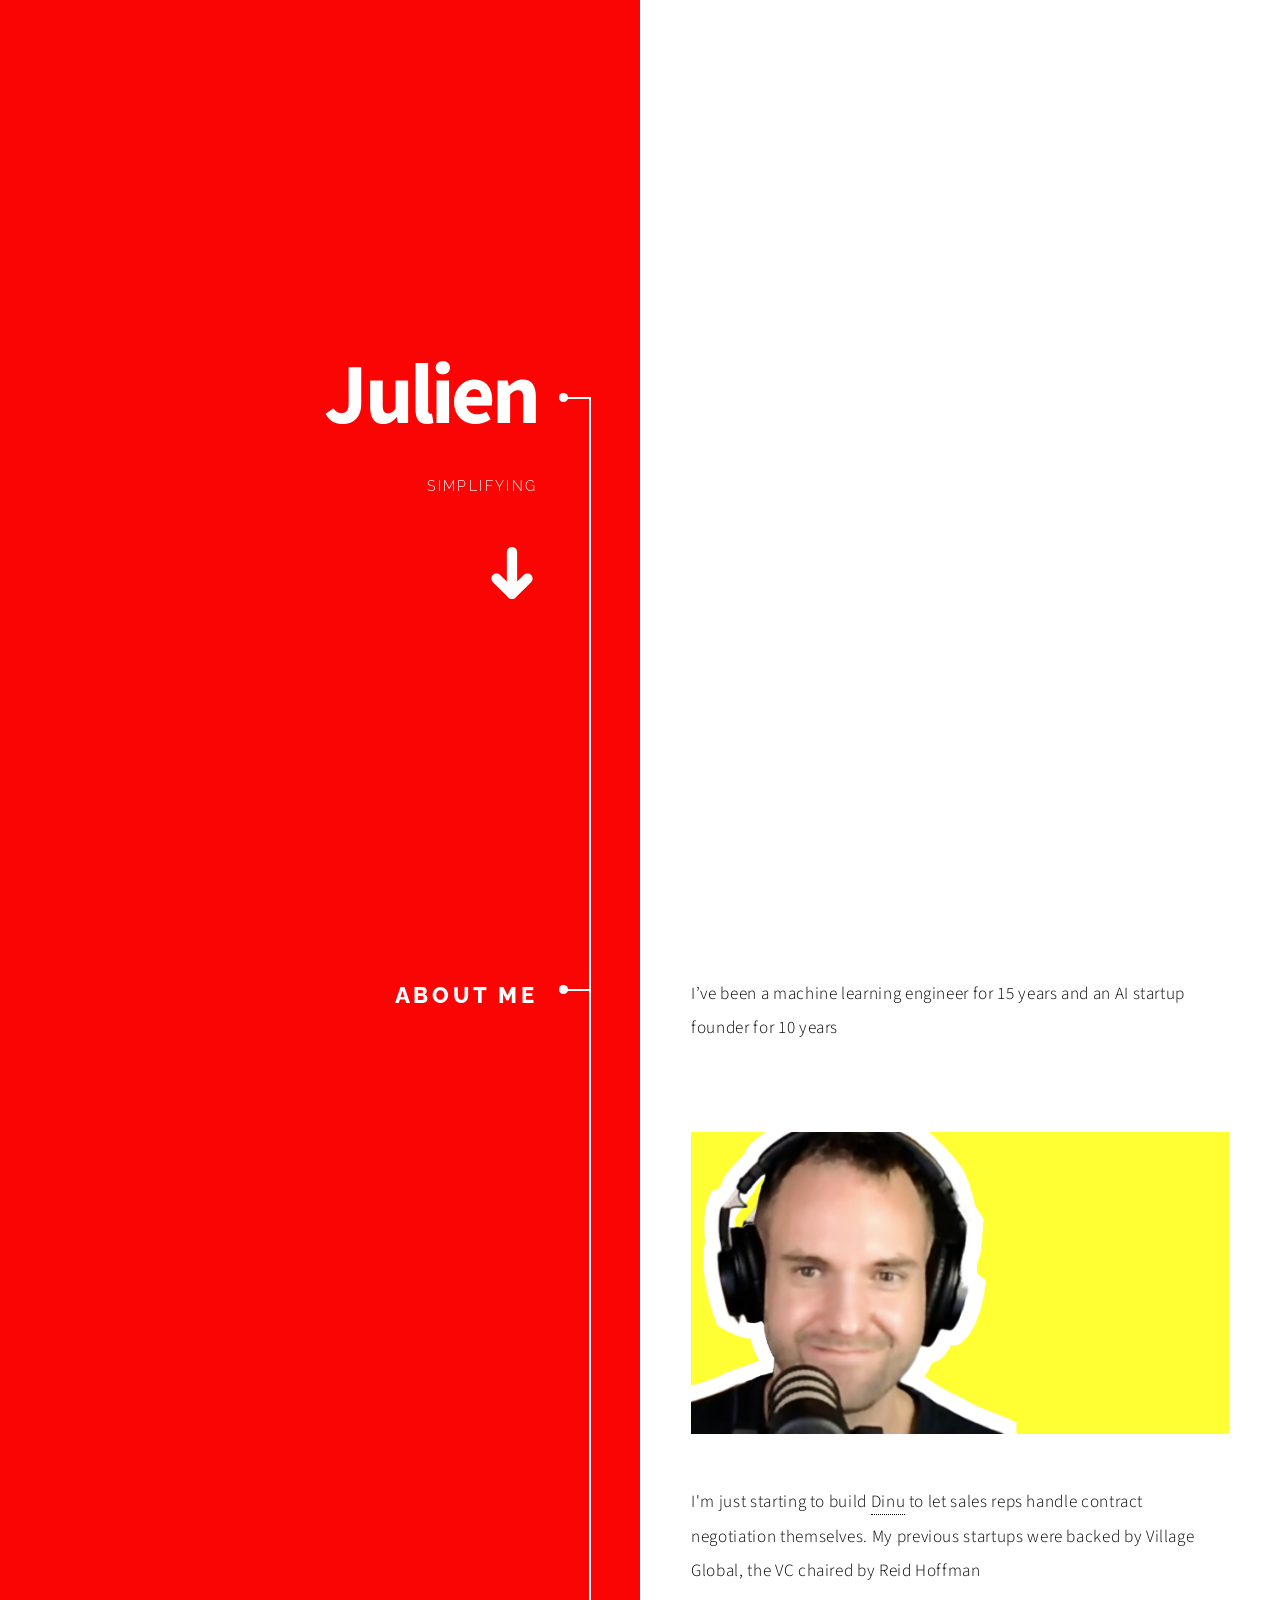
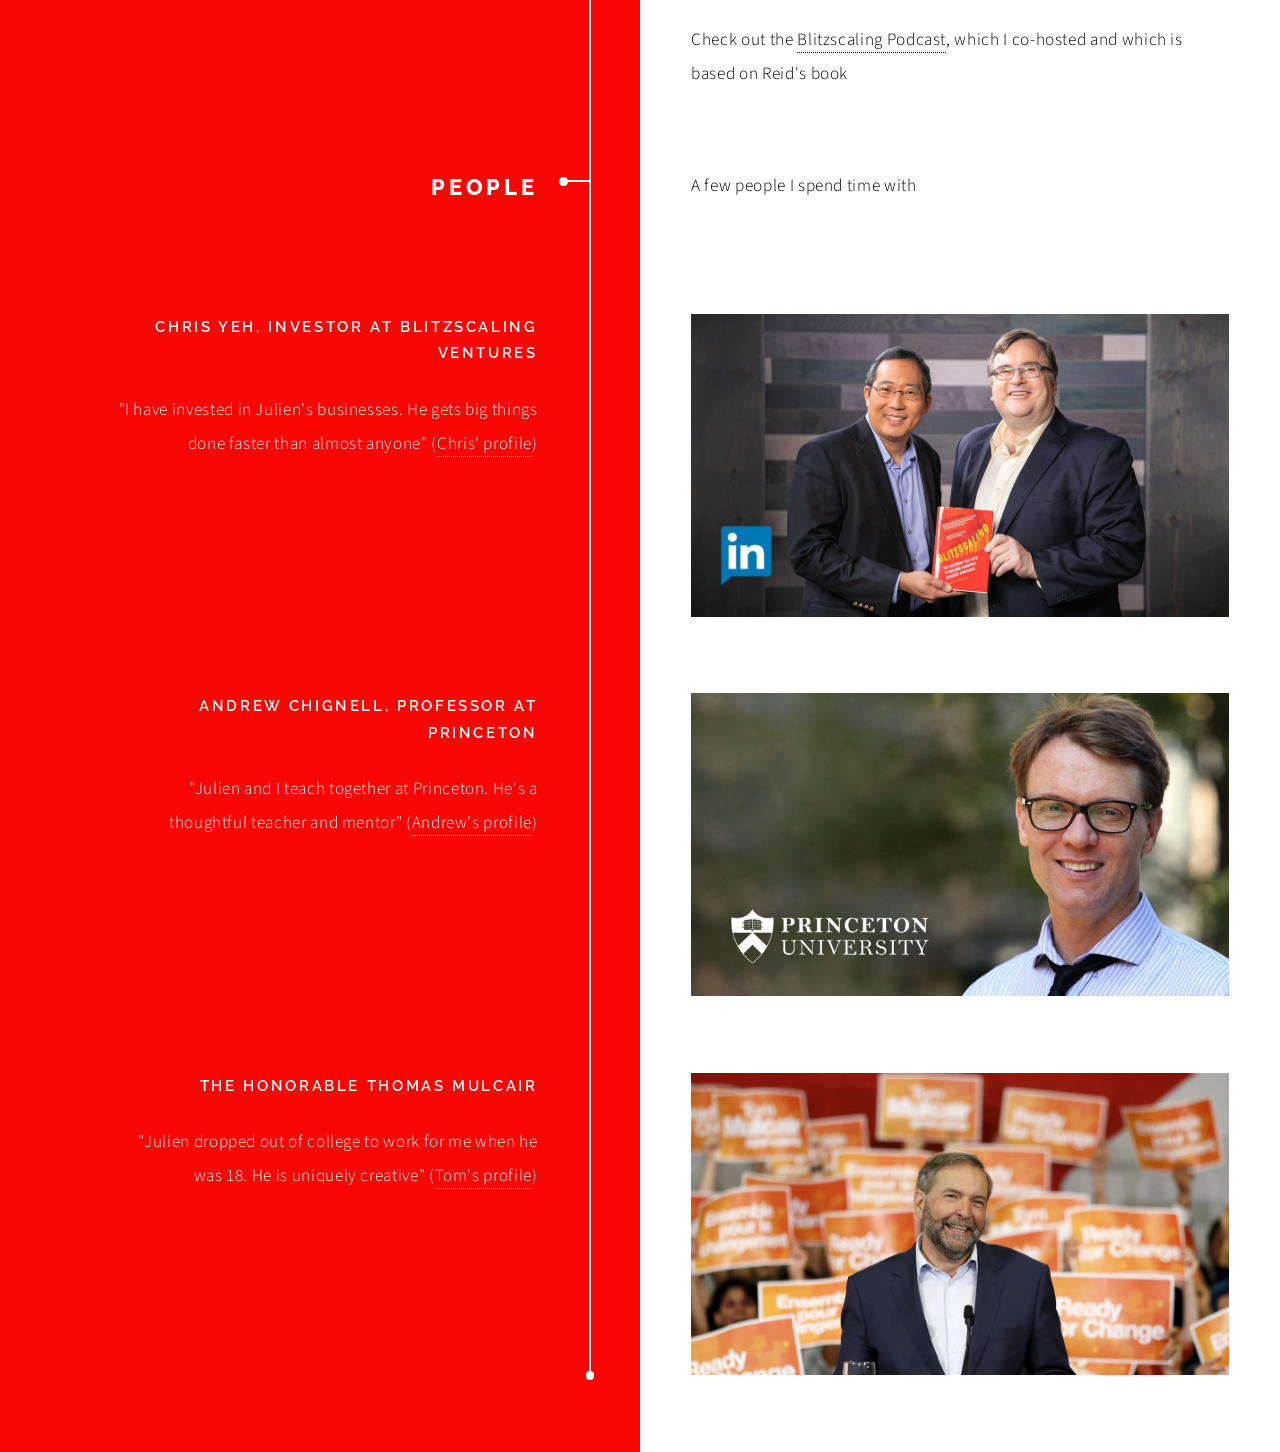
<file: index.html>
<!doctype html>

<html>
  <head>
    <title>Julien</title>
    <meta charset="utf-8" />
    <meta
      name="viewport"
      content="width=device-width, initial-scale=1, user-scalable=no"
    />
    <link rel="shortcut icon" type="image/ico" href="images/favicon.ico?" />
    <link rel="stylesheet" href="assets/css/main.css" />
  </head>
  <body class="is-preload">
    <!-- Wrapper -->
    <div id="wrapper">
      <!-- Intro -->
      <section class="intro">
        <header>
          <h1>Julien</h1>
          <p>Simplifying</p>
          <ul class="actions">
            <li>
              <a href="#first" class="arrow scrolly"></a>
            </li>
          </ul>
        </header>
        <div class="content"></div>
      </section>

      <!-- Bio -->
      <section id="first">
        <header>
          <h2>About me</h2>
        </header>
        <div class="content">
          <p class="black-text">
            I’ve been a machine learning engineer for 15 years and an AI startup founder for 10 years
          </p>
          <span class="image main"><img src="images/julien.png" /></span>
          <p class="black-text">
            I'm just starting to build <a
              href="https://website.juliennewman.com/"
              target="_blank"
              class="black-text"
              >Dinu</a
            > to let sales reps handle contract negotiation themselves. My previous startups were
            backed by Village Global, the VC
            chaired by Reid Hoffman
          </p>
          <p class="black-text">
            Check out the
            <a
              href="https://youtube.com/@blitzscaling"
              target="_blank"
              class="black-text"
              >Blitzscaling Podcast</a
            >,
            which I co-hosted and which is based on Reid's book
          </p>
        </div>
      </section>

      <section>
        <header>
          <h2>People</h2>
        </header>
        <div class="content">
          <p class="black-text">A few people I spend time with</p>

          <!-- First quote -->
          <section class="nested-section">
            <header class="nested-header">
              <h3>Chris Yeh, Investor at Blitzscaling Ventures</h3>
              <p>
                "I have invested in Julien's businesses. He gets big things done
                faster than almost anyone" (<a
                  href="https://www.blitzscalingvc.com/about"
                  target="_blank"
                  >Chris' profile</a
                >)
              </p>
            </header>
            <div class="content nested-content">
              <span class="image main"><img src="images/chris.jpeg" /></span>
            </div>
          </section>

          <!-- Second quote -->
          <section class="nested-section">
            <header class="nested-header">
              <h3>Andrew Chignell, Professor at Princeton</h3>
              <p>
                "Julien and I teach together at Princeton. He's a
                thoughtful teacher and mentor" (<a
                  href="https://religion.princeton.edu/people/andrew-chignell"
                  target="_blank"
                  >Andrew's profile</a
                >)
              </p>
            </header>
            <div class="content nested-content">
              <span class="image main"><img src="images/andrew.png" /></span>
            </div>
          </section>

          <!-- Third quote -->
          <section class="nested-section">
            <header class="nested-header">
              <h3>The Honorable Thomas Mulcair</h3>
              <p>
                "Julien dropped out of college to work for me when he was 18. He
                is uniquely creative" (<a
                  href="https://en.wikipedia.org/wiki/Tom_Mulcair"
                  target="_blank"
                  >Tom's profile</a
                >)
              </p>
            </header>
            <div class="content nested-content">
              <span class="image main"><img src="images/tom.png" /></span>
            </div>
          </section>
        </div>
      </section>
    </div>

    <!-- Scripts -->
    <script src="assets/js/main.js"></script>
  </body>
</html>
</file>
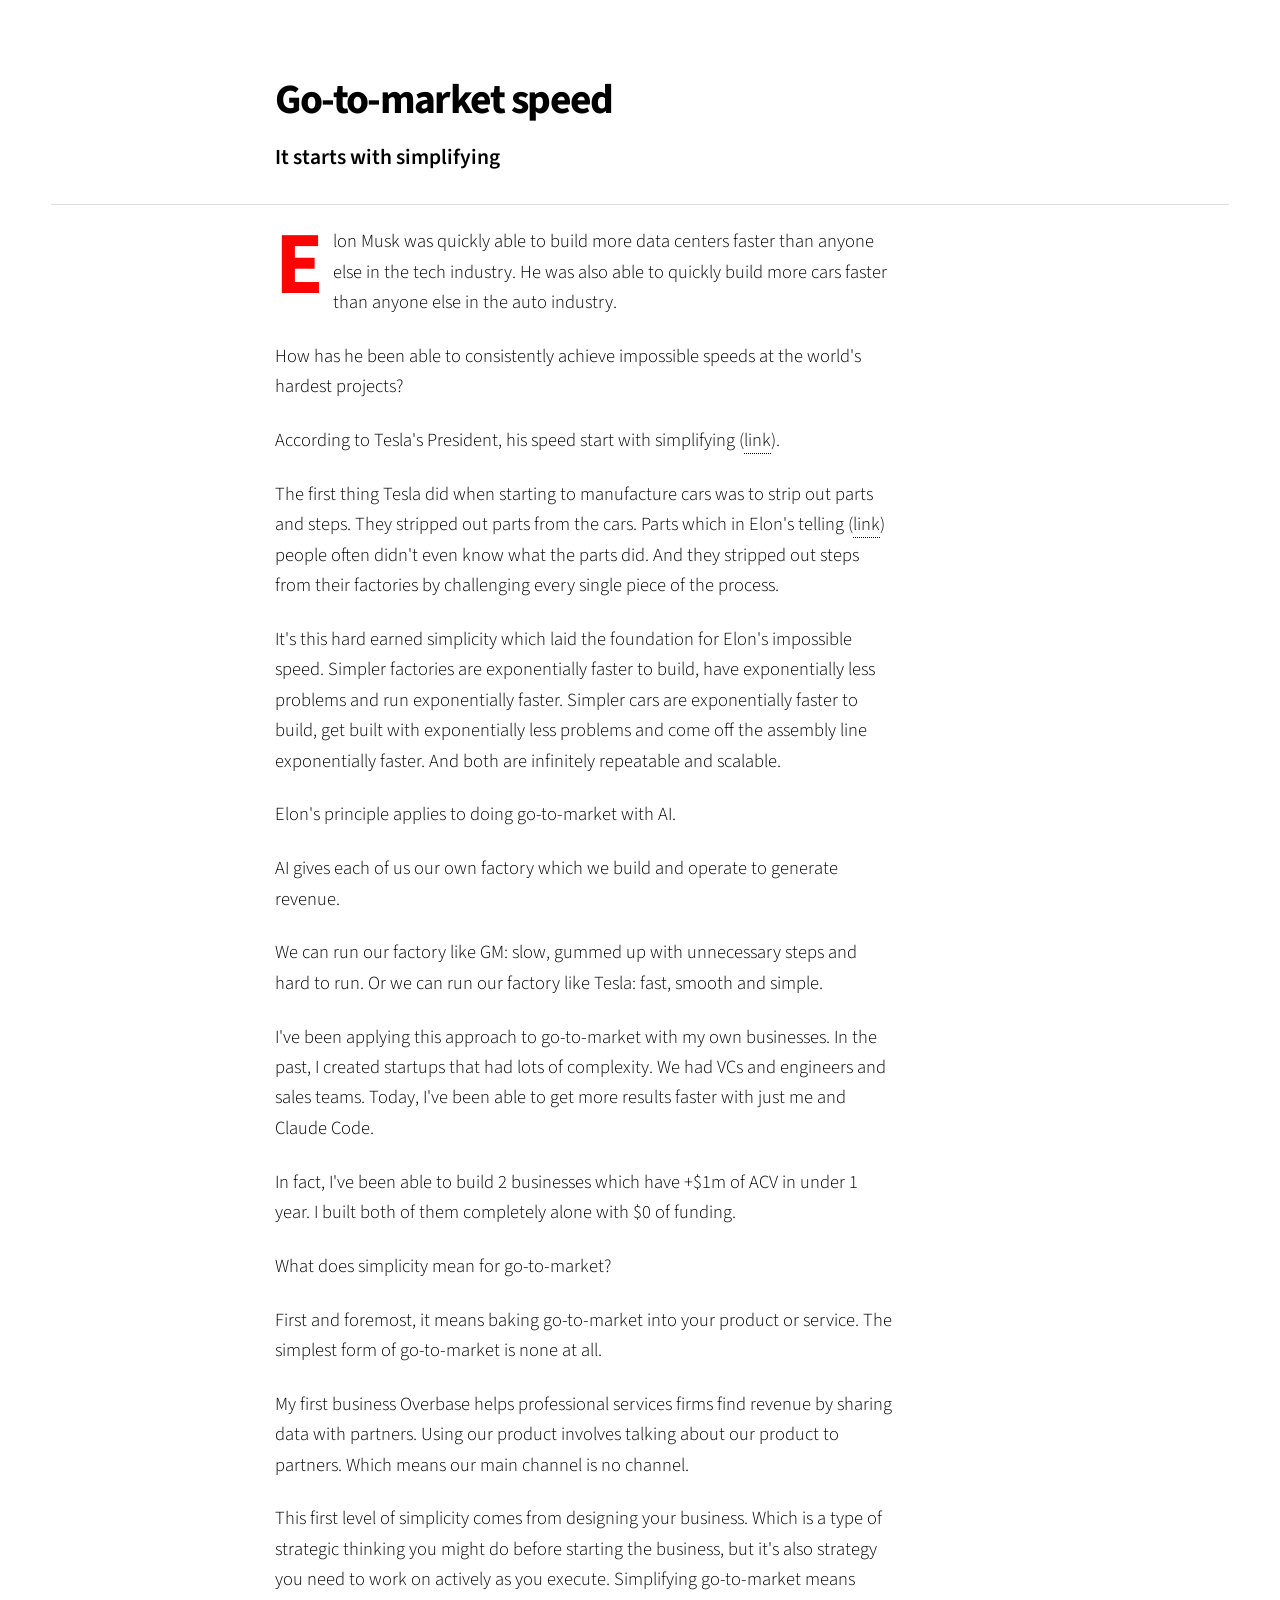
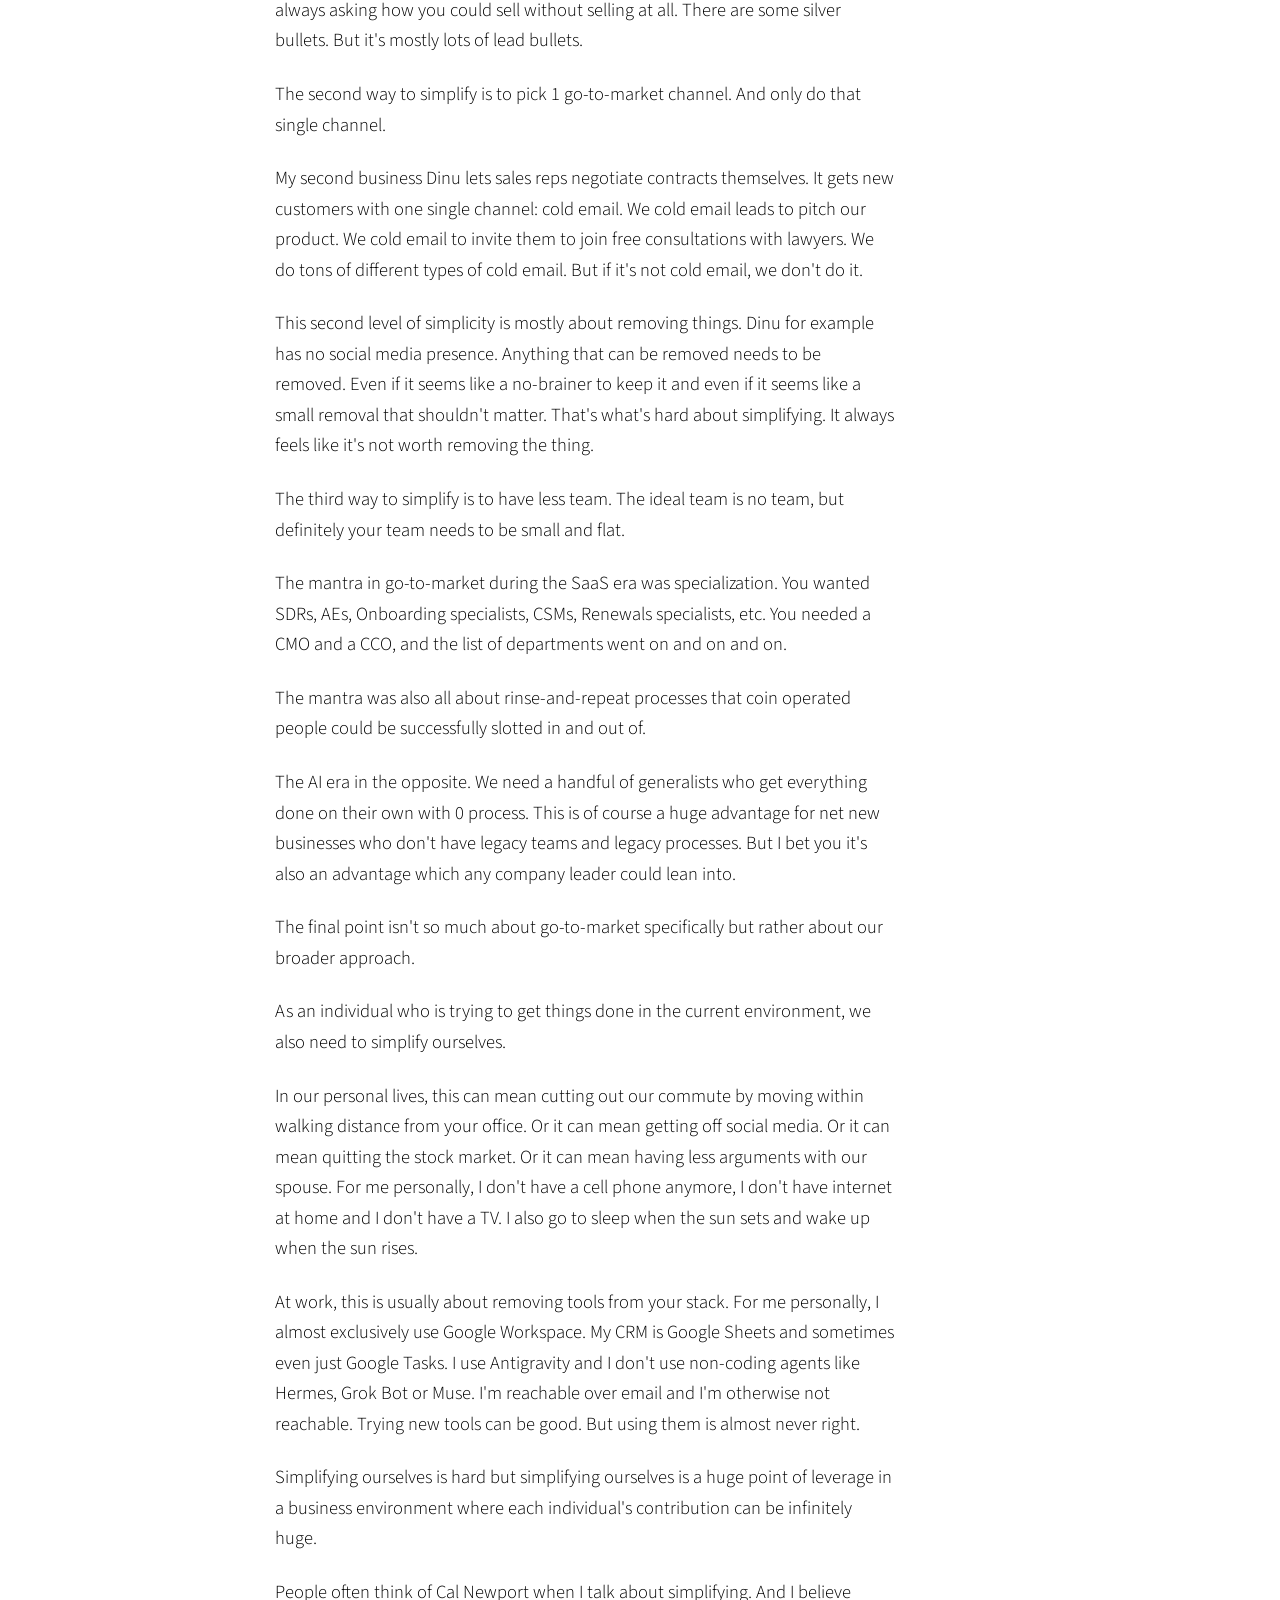
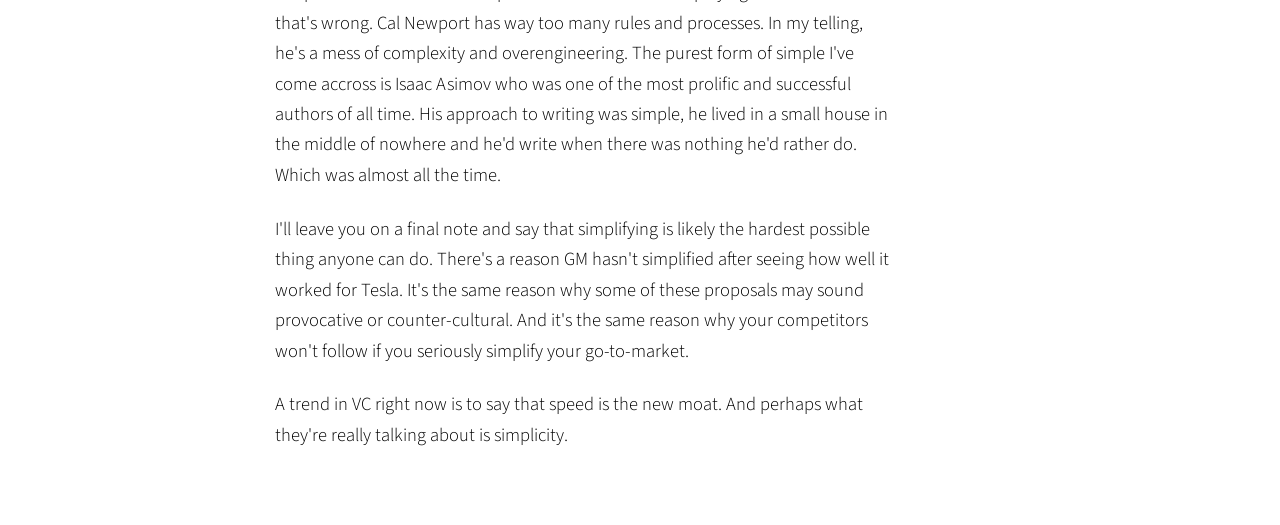
<file: simple/index.html>
<!doctype html>
<html lang="en">
  <head>
    <meta charset="utf-8" />
    <meta name="viewport" content="width=device-width, initial-scale=1" />
    <title>Go-to-market speed</title>
    <meta
      name="description"
      content="How simplifying your product, channels, team, and tools can accelerate go-to-market."
    />
    <link rel="shortcut icon" type="image/ico" href="../images/favicon.ico" />
    <link rel="stylesheet" href="../assets/css/main.css" />
    <link rel="stylesheet" href="../assets/css/simple.css" />
  </head>
  <body class="post-page">
    <a class="skip-link" href="#article">Skip to article</a>

    <main id="article" class="post-shell">
      <article class="post" aria-labelledby="post-title">
        <header class="post-header">
          <div class="post-heading">
            <h1 id="post-title">Go-to-market speed</h1>
            <p class="post-standfirst">It starts with simplifying</p>
          </div>
        </header>

        <div class="post-content-grid">
          <div class="post-body">
            <p class="post-opening">
              Elon Musk was quickly able to build more data centers faster than
              anyone else in the tech industry. He was also able to quickly
              build more cars faster than anyone else in the auto industry.
            </p>

            <p>
              How has he been able to consistently achieve impossible speeds at
              the world's hardest projects?
            </p>

            <p>
              According to Tesla's President, his speed start with simplifying
              (<a
                href="https://www.youtube.com/watch?v=pRXMqm5bMFk"
                target="_blank"
                rel="noopener noreferrer"
                >link</a
              >).
            </p>

            <p>
              The first thing Tesla did when starting to manufacture cars was to
              strip out parts and steps. They stripped out parts from the cars.
              Parts which in Elon's telling (<a
                href="https://youtu.be/NiMvQSWr-v4?si=ofCr5C-a_ux-n5xx&t=560"
                target="_blank"
                rel="noopener noreferrer"
                >link</a
              >) people often didn't even know what the parts did. And they
              stripped out steps from their factories by challenging every
              single piece of the process.
            </p>

            <p>
              It's this hard earned simplicity which laid the foundation for
              Elon's impossible speed. Simpler factories are exponentially
              faster to build, have exponentially less problems and run
              exponentially faster. Simpler cars are exponentially faster to
              build, get built with exponentially less problems and come off the
              assembly line exponentially faster. And both are infinitely
              repeatable and scalable.
            </p>

            <p>Elon's principle applies to doing go-to-market with AI.</p>

            <p>
              AI gives each of us our own factory which we build and operate to
              generate revenue.
            </p>

            <p>
              We can run our factory like GM: slow, gummed up with unnecessary
              steps and hard to run. Or we can run our factory like Tesla: fast,
              smooth and simple.
            </p>

            <p>
              I've been applying this approach to go-to-market with my own
              businesses. In the past, I created startups that had lots of
              complexity. We had VCs and engineers and sales teams. Today, I've
              been able to get more results faster with just me and Claude Code.
            </p>

            <p>
              In fact, I've been able to build 2 businesses which have +$1m of
              ACV in under 1 year. I built both of them completely alone with $0
              of funding.
            </p>

            <p>What does simplicity mean for go-to-market?</p>

            <p>
              First and foremost, it means baking go-to-market into your product
              or service. The simplest form of go-to-market is none at all.
            </p>

            <p>
              My first business Overbase helps professional services firms find
              revenue by sharing data with partners. Using our product involves
              talking about our product to partners. Which means our main
              channel is no channel.
            </p>

            <p>
              This first level of simplicity comes from designing your business.
              Which is a type of strategic thinking you might do before starting
              the business, but it's also strategy you need to work on actively
              as you execute. Simplifying go-to-market means always asking how
              you could sell without selling at all. There are some silver
              bullets. But it's mostly lots of lead bullets.
            </p>

            <p>
              The second way to simplify is to pick 1 go-to-market channel. And
              only do that single channel.
            </p>

            <p>
              My second business Dinu lets sales reps negotiate contracts
              themselves. It gets new customers with one single channel: cold
              email. We cold email leads to pitch our product. We cold email to
              invite them to join free consultations with lawyers. We do tons of
              different types of cold email. But if it's not cold email, we
              don't do it.
            </p>

            <p>
              This second level of simplicity is mostly about removing things.
              Dinu for example has no social media presence. Anything that can
              be removed needs to be removed. Even if it seems like a no-brainer
              to keep it and even if it seems like a small removal that
              shouldn't matter. That's what's hard about simplifying. It always
              feels like it's not worth removing the thing.
            </p>

            <p>
              The third way to simplify is to have less team. The ideal team is
              no team, but definitely your team needs to be small and flat.
            </p>

            <p>
              The mantra in go-to-market during the SaaS era was specialization.
              You wanted SDRs, AEs, Onboarding specialists, CSMs, Renewals
              specialists, etc. You needed a CMO and a CCO, and the list of
              departments went on and on and on.
            </p>

            <p>
              The mantra was also all about rinse-and-repeat processes that coin
              operated people could be successfully slotted in and out of.
            </p>

            <p>
              The AI era in the opposite. We need a handful of generalists who
              get everything done on their own with 0 process. This is of course
              a huge advantage for net new businesses who don't have legacy
              teams and legacy processes. But I bet you it's also an advantage
              which any company leader could lean into.
            </p>

            <p>
              The final point isn't so much about go-to-market specifically but
              rather about our broader approach.
            </p>

            <p>
              As an individual who is trying to get things done in the current
              environment, we also need to simplify ourselves.
            </p>

            <p>
              In our personal lives, this can mean cutting out our commute by
              moving within walking distance from your office. Or it can mean
              getting off social media. Or it can mean quitting the stock
              market. Or it can mean having less arguments with our spouse. For
              me personally, I don't have a cell phone anymore, I don't have
              internet at home and I don't have a TV. I also go to sleep when
              the sun sets and wake up when the sun rises.
            </p>

            <p>
              At work, this is usually about removing tools from your stack. For
              me personally, I almost exclusively use Google Workspace. My CRM
              is Google Sheets and sometimes even just Google Tasks. I use
              Antigravity and I don't use non-coding agents like Hermes, Grok
              Bot or Muse. I'm reachable over email and I'm otherwise not
              reachable. Trying new tools can be good. But using them is almost
              never right.
            </p>

            <p>
              Simplifying ourselves is hard but simplifying ourselves is a huge
              point of leverage in a business environment where each
              individual's contribution can be infinitely huge.
            </p>

            <p>
              People often think of Cal Newport when I talk about simplifying.
              And I believe that's wrong. Cal Newport has way too many rules and
              processes. In my telling, he's a mess of complexity and
              overengineering. The purest form of simple I've come accross is
              Isaac Asimov who was one of the most prolific and successful
              authors of all time. His approach to writing was simple, he lived
              in a small house in the middle of nowhere and he'd write when
              there was nothing he'd rather do. Which was almost all the time.
            </p>

            <p>
              I'll leave you on a final note and say that simplifying is likely
              the hardest possible thing anyone can do. There's a reason GM
              hasn't simplified after seeing how well it worked for Tesla. It's
              the same reason why some of these proposals may sound provocative
              or counter-cultural. And it's the same reason why your competitors
              won't follow if you seriously simplify your go-to-market.
            </p>

            <p>
              A trend in VC right now is to say that speed is the new moat. And
              perhaps what they're really talking about is simplicity.
            </p>
          </div>
        </div>
      </article>
    </main>
  </body>
</html>
</file>
<file: assets/css/main.css>
@import url("https://fonts.googleapis.com/css?family=Source+Sans+Pro:300,600,700,300i,600i,700i|Raleway:600,800");

/* ==========================================================================
   CSS Variables
   ========================================================================== */

:root {
  /* Colors */
  --color-primary: #fb0404;
  --color-white: #ffffff;
  --color-black: #000000;

  /* Fonts */
  --font-primary: "Source Sans Pro", Helvetica, sans-serif;
  --font-heading: "Raleway", Helvetica, sans-serif;

  /* Transitions */
  --transition-fast: 0.25s ease-in-out;
  --transition-standard: 1s ease;

  /* Spacing Scale */
  --space-xs: 0.5rem; /* 8px */
  --space-sm: 1rem; /* 16px */
  --space-md: 1.5rem; /* 24px */
  --space-lg: 2rem; /* 32px */
  --space-xl: 3rem; /* 48px */
  --space-2xl: 4rem; /* 64px */
  --space-3xl: 5rem; /* 80px */
  --space-4xl: 6rem; /* 96px */
  --space-5xl: 7.5rem; /* 120px */
  --space-6xl: 8rem; /* 128px */
  --space-7xl: 10rem; /* 160px */

  /* Shared geometry: spacing contracts before the layout stacks. */
  --gutter: clamp(1.5rem, 4vw, 5rem);
  --section-gap: clamp(3rem, 6vw, 7.5rem);
  --text-measure: 32rem;

  /* Fluid Typography */
  --text-sm: 0.875rem;
  --text-base: 1rem;
  --text-lg: 1.25rem;
  --text-xl: clamp(1.125rem, 1rem + 0.5vw, 1.25rem);
  --text-hero: clamp(3rem, 2rem + 4vw, 5rem);
}

/* ==========================================================================
   CSS Reset (Modern Minimal)
   ========================================================================== */

*,
*::before,
*::after {
  box-sizing: border-box;
  margin: 0;
  padding: 0;
}

img,
svg {
  display: block;
  max-width: 100%;
}

ol,
ul {
  list-style: none;
}

/* ==========================================================================
   Base Styles
   ========================================================================== */

html {
  -webkit-text-size-adjust: 100%;
  font-size: clamp(16px, 0.875rem + 0.25vw, 24px);
}

body {
  background-color: var(--color-white);
  color: var(--color-black);
}

body.is-preload *,
body.is-preload *:before,
body.is-preload *:after {
  animation: none !important;
  transition: none !important;
}

/* ==========================================================================
   Typography
   ========================================================================== */

body {
  font-family: var(--font-primary);
  font-size: 1rem;
  font-weight: 300;
  letter-spacing: 0.0375em;
  line-height: 2;
}

a {
  transition: border-bottom-color var(--transition-fast);
  text-decoration: none;
  color: inherit;
  border-bottom: dotted 1px;
}

a:hover {
  text-decoration: none;
  border-bottom-color: transparent;
}

strong,
b {
  font-weight: 600;
  color: inherit;
}

em,
i {
  font-style: italic;
}

p {
  margin: 0 0 var(--space-lg) 0;
}

h1,
h2,
h3,
h4,
h5,
h6 {
  color: inherit;
  font-family: var(--font-heading);
  font-weight: 600;
  letter-spacing: 0.175em;
  line-height: 1.75;
  margin: 0 0 var(--space-md) 0;
  text-transform: uppercase;
}

h1 a,
h2 a,
h3 a,
h4 a,
h5 a,
h6 a {
  color: var(--color-black);
  text-decoration: none;
}

h1 {
  font-family: var(--font-primary);
  font-size: var(--text-hero);
  font-weight: 700;
  letter-spacing: -0.04em;
  line-height: 1.1;
  margin: 0 0 var(--space-md) 0;
  text-transform: none;
}

h2 {
  font-size: var(--text-xl);
  font-weight: 800;
  margin: 0 0 var(--space-lg) 0;
}

h3 {
  font-size: var(--text-sm);
}

/* ==========================================================================
   Images
   ========================================================================== */

.image {
  border: 0;
  display: inline-block;
  position: relative;
}

.image img {
  display: block;
}

.image[data-position] img {
  object-fit: cover;
  display: block;
  position: absolute;
  top: 0;
  left: 0;
  width: 100%;
  height: 100%;
}

.image[data-position="center"] img {
  object-position: center;
}

.image.main {
  display: block;
  margin: 3rem 0;
  width: 100%;
}

.image.main img {
  width: 100%;
}

.image.main:first-child {
  margin-top: 0;
}

.image.fill {
  height: 100%;
  left: 0;
  position: absolute;
  top: 0;
  width: 100%;
}

.image.fill img {
  height: 100%;
  left: 0;
  position: absolute;
  top: 0;
  width: 100%;
}

/* ==========================================================================
   Actions (for scroll arrow)
   ========================================================================== */

ul.actions {
  display: flex;
  cursor: default;
  list-style: none;
  margin-left: -1rem;
  padding-left: 0;
}

ul.actions li {
  padding: 0 0 0 1rem;
  vertical-align: middle;
}

/* ==========================================================================
   Arrow
   ========================================================================== */

a.arrow {
  border-bottom: 0;
  display: inline-block;
  height: 4rem;
  position: relative;
  width: 6rem;
}

a.arrow .label {
  display: none;
}

a.arrow:before {
  background-image: url("data:image/svg+xml;charset=utf8,%3Csvg xmlns='http://www.w3.org/2000/svg' x='0px' y='0px' viewBox='0 0 512 512'%3E%3Cpath d='M442.53,346.28L293.65,495.16c-0.33,0.33-0.7,0.62-1.05,0.94c-9.16,9.77-22.15,15.9-36.6,15.9 c-14.44,0-27.43-6.13-36.59-15.88c-0.35-0.33-0.72-0.62-1.06-0.96L69.47,346.28c-19.62-19.62-19.62-51.44,0-71.05 c19.62-19.62,51.43-19.62,71.06,0l65.23,65.23V50.24C205.76,22.5,228.25,0,256,0s50.24,22.5,50.24,50.24v290.21l65.23-65.23 c19.62-19.62,51.43-19.62,71.05,0C462.15,294.84,462.15,326.66,442.53,346.28z' fill='%23ffffff' /%3E%3C/svg%3E");
  background-position: center;
  background-repeat: no-repeat;
  background-size: contain;
  content: "";
  display: inline-block;
  height: 100%;
  position: relative;
  width: 3rem;
}

/* ==========================================================================
   Shared desktop grid

   The existing HTML stays unchanged. Subgrid lets the nested People rows
   use the same two columns as the outer sections, without viewport offsets.
   ========================================================================== */

#wrapper {
  display: grid;
  grid-template-columns: repeat(2, minmax(0, 1fr));
  position: relative;
  isolation: isolate;
  width: 100%;
  padding-bottom: var(--section-gap);
}

#wrapper::before {
  content: "";
  position: absolute;
  inset: 0 50% 0 0;
  background: var(--color-primary);
  z-index: -1;
  transition: opacity var(--transition-standard);
}

#wrapper > section {
  display: grid;
  grid-column: 1 / -1;
  grid-template-columns: subgrid;
  position: relative;
  margin-top: var(--section-gap);
}

#wrapper > section:first-child {
  margin-top: 0;
}

#wrapper section > header,
#wrapper section > .content {
  min-width: 0;
}

#wrapper section > header {
  grid-column: 1;
  color: var(--color-white);
  text-align: right;
  padding-inline: var(--gutter) calc(2 * var(--gutter));
  overflow-wrap: anywhere;
}

#wrapper section > header > * {
  max-width: 25rem;
  margin-left: auto;
}

#wrapper section > header > :last-child {
  margin-bottom: 0;
}

#wrapper section > header h1 + p {
  font-family: var(--font-heading);
  font-size: 0.8rem;
  letter-spacing: 0.175em;
  line-height: 2.5;
  text-transform: uppercase;
}

#wrapper section > header ul.actions {
  justify-content: flex-end;
}

/* The header and its content share a row. Ordinary content stays on the
   right; nested sections span both columns lower down that same row. */
#wrapper > section > header,
#wrapper > section > .content {
  grid-row: 1;
}

#wrapper > section > .content {
  display: grid;
  grid-column: 1 / -1;
  grid-template-columns: subgrid;
  align-content: start;
  color: var(--color-black);
}

#wrapper > section > .content > :not(section) {
  grid-column: 2;
  min-width: 0;
  margin-inline: var(--gutter);
  max-width: var(--text-measure);
  overflow-wrap: anywhere;
}

#wrapper > section > .content > .image.main {
  width: auto;
}

#wrapper > section > .content > :last-child {
  margin-bottom: 0;
}

/* Nested rows inherit the actual column widths, including on small desktops. */
#wrapper > section > .content > section {
  display: grid;
  grid-column: 1 / -1;
  grid-template-columns: subgrid;
  margin-top: var(--section-gap);
}

#wrapper > section > .content > section > .content {
  grid-column: 2;
  padding-inline: var(--gutter);
  color: var(--color-black);
}

#wrapper > section > .content > section > .content > * {
  max-width: var(--text-measure);
}

#wrapper > section > .content > section > .content > :last-child {
  margin-bottom: 0;
}

/* Decorative rail and heading connectors use the same gutter as the text. */
#wrapper > section > header::before {
  content: "";
  position: absolute;
  left: calc(50% - var(--gutter));
  width: 2px;
  height: calc(100% + var(--section-gap));
  margin-top: calc(var(--text-xl) * 0.55);
  background: var(--color-white);
  pointer-events: none;
}

#wrapper > section > header h1,
#wrapper > section > header h2 {
  position: relative;
}

#wrapper > section > header h1::before,
#wrapper > section > header h2::before {
  content: "";
  position: absolute;
  top: 0.55em;
  right: calc(-1 * var(--gutter));
  width: calc(var(--gutter) / 2);
  height: 2px;
  background: var(--color-white);
  pointer-events: none;
}

#wrapper > section > header h1::after,
#wrapper > section > header h2::after {
  content: "";
  position: absolute;
  top: calc(0.55em - 0.25rem + 1px);
  right: calc(-0.5 * var(--gutter) - 0.25rem);
  width: 0.5rem;
  height: 0.5rem;
  border-radius: 50%;
  background: var(--color-white);
  pointer-events: none;
}

/* Intro retains the full-height red/white composition on desktop. */
#wrapper > section.intro {
  min-height: 100vh;
  min-height: 100svh;
  align-items: center;
  transition:
    opacity var(--transition-standard),
    transform var(--transition-standard);
}

#wrapper > section.intro > header {
  padding-top: var(--space-2xl);
}

#wrapper > section.intro > header::before {
  margin-top: calc(var(--text-hero) * 0.55);
}

#wrapper > section.intro > .content {
  grid-column: 2;
  min-height: 100vh;
  min-height: 100svh;
}

#wrapper > section:last-of-type > header::before {
  height: calc(100% - var(--text-xl) * 0.55);
}

#wrapper > section:last-of-type > header::after {
  content: "";
  position: absolute;
  left: calc(50% - var(--gutter) - 0.25rem + 1px);
  bottom: -0.25rem;
  width: 0.5rem;
  height: 0.5rem;
  border-radius: 50%;
  background: var(--color-white);
}

body.is-preload #wrapper::before,
body.is-preload #wrapper > section.intro {
  opacity: 0;
  transform: translateY(1rem);
}

/* ==========================================================================
   Stacked layout: 900px and below
   ========================================================================== */

@media screen and (max-width: 900px) {
  #wrapper {
    grid-template-columns: minmax(0, 1fr);
    padding-bottom: 0;
  }

  #wrapper::before,
  #wrapper > section > header::before,
  #wrapper > section > header::after,
  #wrapper > section > header h1::before,
  #wrapper > section > header h1::after,
  #wrapper > section > header h2::before,
  #wrapper > section > header h2::after {
    display: none;
  }

  #wrapper > section {
    margin-top: 0;
  }

  #wrapper section > header {
    grid-column: 1;
    text-align: left;
    padding-inline: 0;
  }

  #wrapper section > header > * {
    margin-left: 0;
  }

  #wrapper > section > header {
    grid-row: auto;
    padding: var(--section-gap) var(--gutter);
    background: var(--color-primary);
  }

  #wrapper > section > .content {
    grid-row: auto;
    padding-block: var(--section-gap);
  }

  #wrapper > section > .content > :not(section) {
    grid-column: 1;
  }

  #wrapper > section > .content > section {
    margin-inline: var(--gutter);
  }

  #wrapper > section > .content > section:first-child {
    margin-top: 0;
  }

  #wrapper > section > .content > section > header {
    color: var(--color-black);
    max-width: var(--text-measure);
  }

  #wrapper > section > .content > section > header > * {
    max-width: none;
  }

  #wrapper > section > .content > section > .content {
    grid-column: 1;
    padding-inline: 0;
  }

  #wrapper > section.intro {
    min-height: 0;
  }

  #wrapper > section.intro > header {
    padding: clamp(5rem, 12vw, 8rem) var(--gutter)
      clamp(2.5rem, 6vw, 5rem);
  }

  #wrapper > section.intro > header ul.actions,
  #wrapper > section.intro > .content {
    display: none;
  }
}

.black-text {
  color: var(--color-black);
}

@media (prefers-reduced-motion: reduce) {
  #wrapper::before,
  #wrapper > section.intro,
  a {
    transition: none;
  }

  body.is-preload #wrapper > section.intro {
    transform: none;
  }
}
</file>
<file: assets/css/simple.css>
/* Article layout; typography and colours come from the main site. */
.post-page {
  --post-rule: #dedede;
  --post-rail: 11rem;
  --post-gap: 2rem;
  letter-spacing: 0;
  line-height: 1.6;
}

.skip-link {
  position: absolute;
  top: 1rem;
  left: var(--gutter);
  z-index: 2;
  padding: 0.5rem 1rem;
  background: var(--color-white);
  transform: translateY(-200%);
}

.skip-link:focus {
  transform: translateY(0);
}

.post-page a:focus-visible {
  outline: 2px solid currentColor;
  outline-offset: 5px;
}

.post-shell {
  width: min(100% - 2 * var(--gutter), 72rem);
  margin-inline: auto;
}

.post-shell {
  padding-top: clamp(2rem, 5vw, 4rem);
}

.post-header,
.post-content-grid {
  display: grid;
  grid-template-columns: var(--post-rail) minmax(0, 1fr);
  column-gap: var(--post-gap);
}

.post-content-grid {
  border-top: 1px solid var(--post-rule);
}

.post-heading {
  grid-column: 2;
  max-width: 47rem;
  padding: 0.9rem 0 1.75rem;
}

.post-heading h1 {
  margin-bottom: 0.8rem;
  font-size: clamp(1.85rem, 3.25vw, 2.8rem);
  line-height: 1.02;
  text-wrap: balance;
}

.post-standfirst {
  max-width: 36rem;
  margin: 1.25rem 0 0;
  font-size: 1.25rem;
  font-weight: 600;
  line-height: 1.4;
}

.post-body {
  grid-column: 2;
  max-width: 36rem;
  padding-top: 1.25rem;
  padding-bottom: 3rem;
  font-size: 1.075rem;
  line-height: 1.65;
}

.post-body > p {
  margin-bottom: 1.35rem;
}

.post-opening::first-letter {
  float: left;
  margin: 0.08em 0.1em 0 0;
  color: var(--color-primary);
  font-size: 4.8em;
  font-weight: 700;
  line-height: 0.75;
}

@media (max-width: 900px) {
  .post-page {
    --post-rail: 8rem;
    --post-gap: 1.5rem;
  }
}

@media (max-width: 640px) {
  .post-header,
  .post-content-grid {
    grid-template-columns: minmax(0, 1fr);
  }

  .post-heading,
  .post-body {
    grid-column: 1;
  }

  .post-heading {
    padding-top: 1.25rem;
  }

  .post-body {
    font-size: 1.025rem;
  }

  .post-standfirst {
    font-size: 1.125rem;
  }
}
</file>
